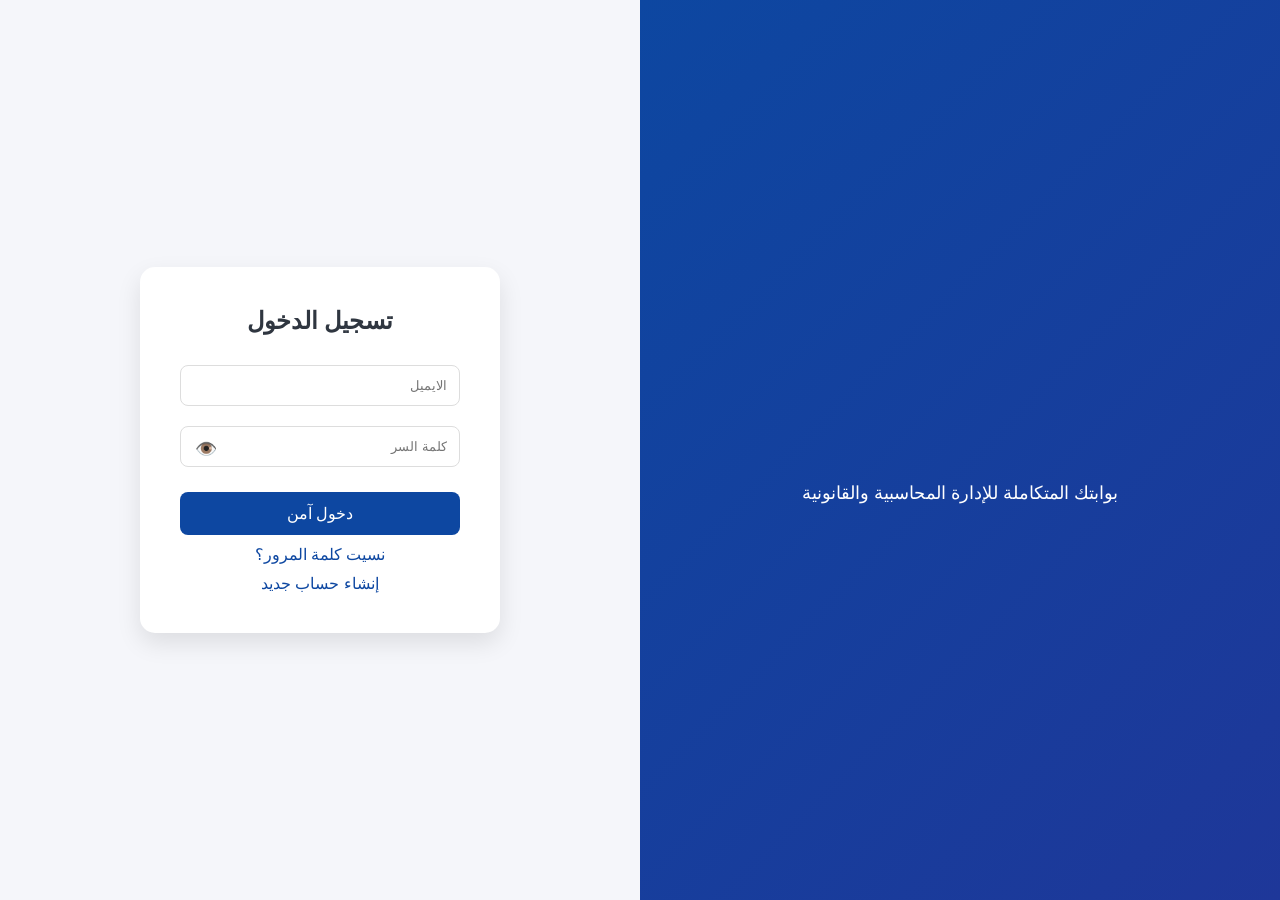
<file: index.html>
<!DOCTYPE html>
<html lang="ar" dir="rtl">
<head>
    <meta charset="UTF-8">
    <title>الوسيط الاقتصادي - Login</title>
    <link rel="stylesheet" href="css/style.css">
</head>
<body>

<div class="container">

    <!-- Left Side -->
    <div class="left">
        <div class="animated-logo">
            <span id="textAnimation">Economic Mediator</span>
        </div>
        <p class="slogan">
            بوابتك المتكاملة للإدارة المحاسبية والقانونية
        </p>
    </div>

    <!-- Right Side -->
    <div class="right">
        <div class="login-card">
            <h2>تسجيل الدخول</h2>
            <input type="text" id="email" placeholder="الايميل">

            <div class="password-box">
                <input type="password" id="password" placeholder="كلمة السر">
                <span class="eye" onclick="showPassword()">👁️</span>
            </div>

            <small id="emailError" class="error"></small>
            <small id="passError" class="error"></small>

            <button onclick="login()">دخول آمن</button>

            <a href="#">نسيت كلمة المرور؟</a>
            <a href="#">إنشاء حساب جديد</a>
        </div>
    </div>

</div>

<script src="javascript/script.js"></script>
</body>
</html>
</file>
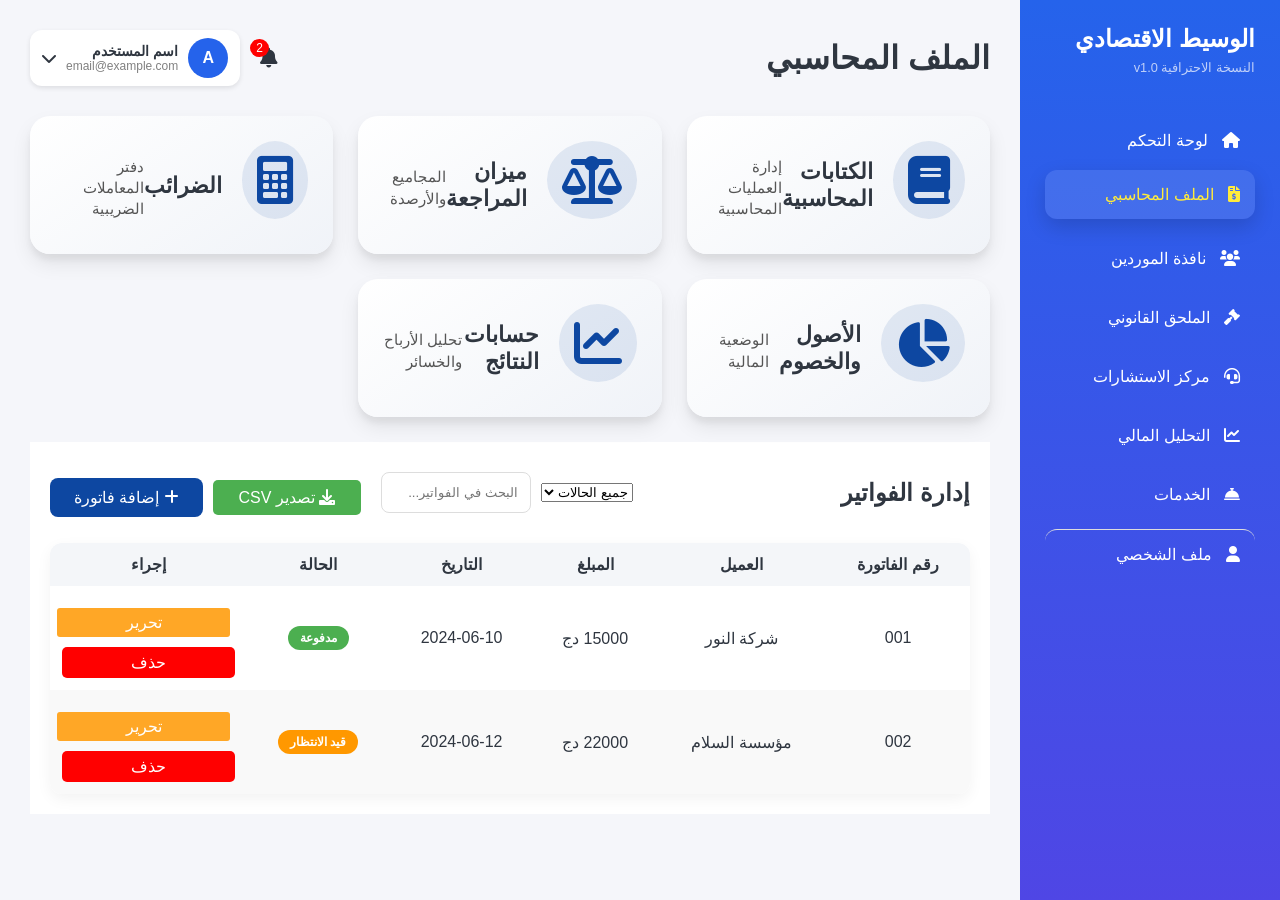
<file: accounting.html>
<!DOCTYPE html>
<html lang="ar" dir="rtl">

<head>
    <meta charset="UTF-8">
    <title>الملف المحاسبي</title>

    <link rel="stylesheet" href="css/style.css">

    <link rel="stylesheet"
        href="https://cdnjs.cloudflare.com/ajax/libs/font-awesome/6.0.0/css/all.min.css">
</head>

<body class="dashboard-body">

<div class="dashboard-container">

    <!-- Sidebar -->
    <aside class="sidebar">

        <div class="sidebar-logo">
            <h2>الوسيط الاقتصادي</h2>
            <span>النسخة الاحترافية v1.0</span>
        </div>

        <ul class="sidebar-menu">
            <li onclick="smoothNavigate('dashboard.html')"><i class="fas fa-home"></i> لوحة التحكم</li>
            <li class="active"><i class="fas fa-file-invoice-dollar"></i> الملف المحاسبي</li>
            <li onclick="smoothNavigate('suppliers.html')"><i class="fas fa-users"></i> نافذة الموردين</li>
            <li onclick="smoothNavigate('legal.html')"><i class="fas fa-gavel"></i> الملحق القانوني</li>
            <li onclick="smoothNavigate('support.html')"><i class="fas fa-headset"></i> مركز الاستشارات</li>
            <li onclick="smoothNavigate('analysis.html')">
    <i class="fas fa-chart-line"></i>
    التحليل المالي
</li>
      <li onclick="openService('services')"><i class="fas fa-concierge-bell"></i> الخدمات</li>
            <li onclick="showProfileModal()" class="sidebar-profile"><i class="fas fa-user"></i> ملف الشخصي</li>
        </ul>

    </aside>


    <!-- Main -->
    <main class="main-content">

        <header class="dashboard-header">
            <h1>الملف المحاسبي</h1>
          <div class="user-info">

    <!-- Notifications -->
    <div class="notifications" onclick="showAlerts()">
        <i class="fas fa-bell"></i>
        <span class="badge">2</span>
    </div>

    <!-- User Profile -->
    <div class="user-profile" onclick="toggleProfileMenu()">

        <div class="user-avatar">
            A
        </div>

        <div class="user-details">
            <h4 id="userName">اسم المستخدم</h4>
            <p id="userEmail">email@example.com</p>
        </div>

        <i class="fas fa-chevron-down"></i>

        <!-- Dropdown Menu -->
        <div id="profileMenu" class="profile-menu hidden">
            <p onclick="showProfileModal()"><i class="fas fa-user"></i> الملف الشخصي</p>
            <p onclick="logout()"><i class="fas fa-sign-out-alt"></i> تسجيل الخروج</p>
        </div>

    </div>

</div>

        </header>

        <!-- Alerts Box -->
        <div id="alertsBox" class="alerts-box hidden">
            <p><i class="fas fa-info-circle"></i> تذكير بدفع الفاتورة الشهرية</p>
            <p><i class="fas fa-check-circle"></i> تم تحديث التقارير المالية</p>
            <button onclick="addAlert()">إضافة إشعار</button>
        </div>

        <!-- Profile Modal -->
        <div id="profileModal" class="modal" style="display: none;">
            <div class="modal-content">
                <span class="close" onclick="closeProfileModal()">&times;</span>
                <h3>تحرير الملف الشخصي</h3>
                <label>الاسم:</label>
                <input type="text" id="profile-name" value="اسم المستخدم">
                <label>البريد الإلكتروني:</label>
                <input type="email" id="profile-email" value="email@example.com">
                <button onclick="saveProfile()">حفظ</button>
            </div>
        </div>



 <section class="accounting-cards">

    <div class="card" onclick="alert('فتح الكتابات المحاسبية')">
        <i class="fas fa-book"></i>
        <h3>الكتابات المحاسبية</h3>
        <p>إدارة العمليات المحاسبية</p>
    </div>

    <div class="card" onclick="alert('فتح ميزان المراجعة')">
        <i class="fas fa-balance-scale"></i>
        <h3>ميزان المراجعة</h3>
        <p>المجاميع والأرصدة</p>
    </div>

    <div class="card" onclick="alert('فتح الضرائب')">
        <i class="fas fa-calculator"></i>
        <h3>الضرائب</h3>
        <p>دفتر المعاملات الضريبية</p>
    </div>

    <div class="card" onclick="alert('فتح الأصول والخصوم')">
        <i class="fas fa-chart-pie"></i>
        <h3>الأصول والخصوم</h3>
        <p>الوضعية المالية</p>
    </div>

    <div class="card" onclick="alert('فتح حسابات النتائج')">
        <i class="fas fa-chart-line"></i>
        <h3>حسابات النتائج</h3>
        <p>تحليل الأرباح والخسائر</p>
    </div>

</section>
  




        <!-- Accounting Content -->
<section class="accounting-section">

    <div class="accounting-header">
        <h2>إدارة الفواتير</h2>
        <div class="header-actions">
            <select id="invoice-status-filter" onchange="filterInvoices()">
                <option value="">جميع الحالات</option>
                <option value="مدفوعة">مدفوعة</option>
                <option value="قيد الانتظار">قيد الانتظار</option>
            </select>
            <input type="text" id="invoice-search" placeholder="البحث في الفواتير..." onkeyup="filterInvoices()">
            <button class="export-btn" onclick="exportInvoicesToCSV()">
                <i class="fas fa-download"></i>
                تصدير CSV
            </button>
            <button class="add-btn" onclick="showAddInvoiceForm()">
                <i class="fas fa-plus"></i>
                إضافة فاتورة
            </button>
        </div>
    </div>

    <!-- Add Invoice Form -->
    <div id="add-invoice-form" class="add-supplier-form" style="display: none;">
        <h3>إضافة فاتورة جديدة</h3>
        <input type="text" id="invoice-client" placeholder="اسم العميل" required>
        <input type="number" id="invoice-amount" placeholder="المبلغ (دج)" required>
        <input type="date" id="invoice-date" required>
        <select id="invoice-status">
            <option value="مدفوعة">مدفوعة</option>
            <option value="قيد الانتظار">قيد الانتظار</option>
        </select>
        <button onclick="addInvoice()">إضافة</button>
        <button onclick="hideAddInvoiceForm()">إلغاء</button>
    </div>

    <table class="accounting-table table-hover">
        <thead>
            <tr>
                <th>رقم الفاتورة</th>
                <th>العميل</th>
                <th>المبلغ</th>
                <th>التاريخ</th>
                <th>الحالة</th>
                <th>إجراء</th>
            </tr>
        </thead>
        <tbody id="invoice-body">
        </tbody>
    </table>

</section>
    </main>

</div>

<script src="javascript/script.js"></script>

</body>
</file>
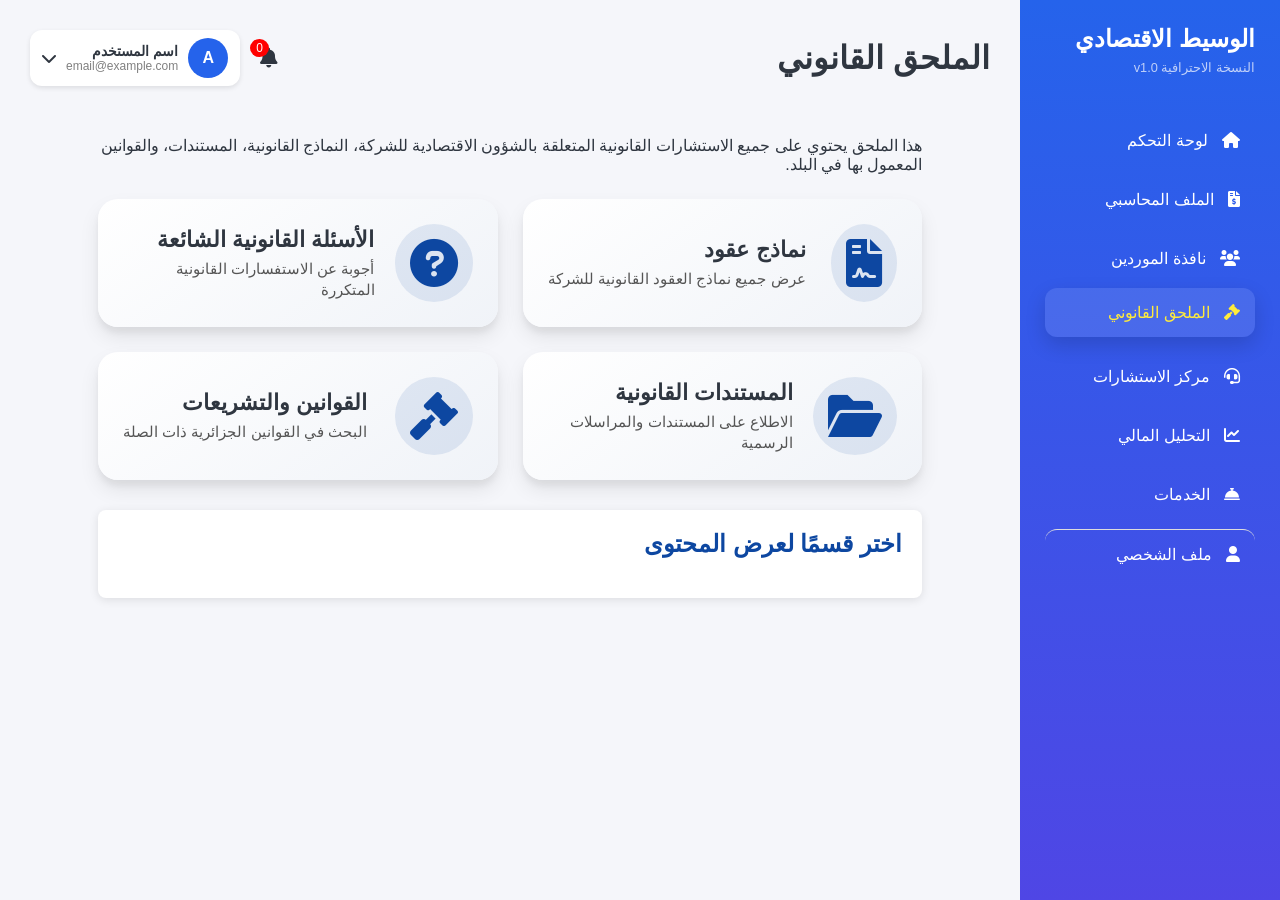
<file: legal.html>
<!DOCTYPE html>
<html lang="ar" dir="rtl">
<head>
    <meta charset="UTF-8">
    <title>الملحق القانوني</title>
    <link rel="stylesheet" href="css/style.css">
    <link rel="stylesheet" href="https://cdnjs.cloudflare.com/ajax/libs/font-awesome/6.0.0/css/all.min.css">
</head>
<body class="dashboard-body">

<div class="dashboard-container">

    <!-- Sidebar -->
    <aside class="sidebar">
        <div class="sidebar-logo">
            <h2>الوسيط الاقتصادي</h2>
            <span>النسخة الاحترافية v1.0</span>
        </div>
        <ul class="sidebar-menu">
            <li onclick="smoothNavigate('dashboard.html')"><i class="fas fa-home"></i> لوحة التحكم</li>
            <li onclick="smoothNavigate('accounting.html')"><i class="fas fa-file-invoice-dollar"></i> الملف المحاسبي</li>
            <li onclick="smoothNavigate('suppliers.html')"><i class="fas fa-users"></i> نافذة الموردين</li>
            <li class="active"><i class="fas fa-gavel"></i> الملحق القانوني</li>
            <li onclick="smoothNavigate('support.html')"><i class="fas fa-headset"></i> مركز الاستشارات</li>
            <li onclick="smoothNavigate('analysis.html')">
    <i class="fas fa-chart-line"></i>
    التحليل المالي
</li>
      <li onclick="openService('services')"><i class="fas fa-concierge-bell"></i> الخدمات</li>
            <li onclick="showProfileModal()" class="sidebar-profile"><i class="fas fa-user"></i> ملف الشخصي</li>
        </ul>
    </aside>

    <!-- Main Content -->
    <main class="main-content">
        <header class="dashboard-header">
            <h1>الملحق القانوني</h1>
          <div class="user-info">

    <!-- Notifications -->
    <div class="notifications" onclick="showAlerts()">
        <i class="fas fa-bell"></i>
        <span class="badge">1</span>
    </div>

    <!-- User Profile -->
    <div class="user-profile" onclick="toggleProfileMenu()">

        <div class="user-avatar">
            A
        </div>

        <div class="user-details">
            <h4 id="userName">اسم المستخدم</h4>
            <p id="userEmail">email@example.com</p>
        </div>

        <i class="fas fa-chevron-down"></i>

        <!-- Dropdown Menu -->
        <div id="profileMenu" class="profile-menu hidden">
            <p onclick="showProfileModal()"><i class="fas fa-user"></i> الملف الشخصي</p>
            <p onclick="logout()"><i class="fas fa-sign-out-alt"></i> تسجيل الخروج</p>
        </div>

    </div>

</div>

        </header>

        <!-- Alerts Box -->
        <div id="alertsBox" class="alerts-box hidden">
            <p><i class="fas fa-info-circle"></i> تذكير بتجديد التراخيص القانونية</p>
            <button onclick="addAlert()">إضافة إشعار</button>
        </div>

        <!-- Profile Modal -->
        <div id="profileModal" class="modal" style="display: none;">
            <div class="modal-content">
                <span class="close" onclick="closeProfileModal()">&times;</span>
                <h3>تحرير الملف الشخصي</h3>
                <label>الاسم:</label>
                <input type="text" id="profile-name" value="اسم المستخدم">
                <label>البريد الإلكتروني:</label>
                <input type="email" id="profile-email" value="email@example.com">
                <button onclick="saveProfile()">حفظ</button>
            </div>
        </div>

    <section class="legal-content">
        <p>
            هذا الملحق يحتوي على جميع الاستشارات القانونية المتعلقة بالشؤون الاقتصادية للشركة،
            النماذج القانونية، المستندات، والقوانين المعمول بها في البلد.
        </p>

        <div class="legal-widgets">

                <div class="widget-card" onclick="showContracts()">
                    <div class="widget-icon"><i class="fas fa-file-contract"></i></div>
                    <div class="widget-data">
                        <h3>نماذج عقود</h3>
                        <p>عرض جميع نماذج العقود القانونية للشركة</p>
                    </div>
                </div>

                <div class="widget-card" onclick="showFAQ()">
                    <div class="widget-icon"><i class="fas fa-question-circle"></i></div>
                    <div class="widget-data">
                        <h3>الأسئلة القانونية الشائعة</h3>
                        <p>أجوبة عن الاستفسارات القانونية المتكررة</p>
                    </div>
                </div>

                <div class="widget-card" onclick="showDocuments()">
                    <div class="widget-icon"><i class="fas fa-folder-open"></i></div>
                    <div class="widget-data">
                        <h3>المستندات القانونية</h3>
                        <p>الاطلاع على المستندات والمراسلات الرسمية</p>
                    </div>
                </div>

                <div class="widget-card" onclick="showLaws()">
                    <div class="widget-icon"><i class="fas fa-gavel"></i></div>
                    <div class="widget-data">
                        <h3>القوانين والتشريعات</h3>
                        <p>البحث في القوانين الجزائرية ذات الصلة</p>
                    </div>
                </div>

            </div>

            <!-- Dynamic Content -->
            <div id="dynamic-content" class="dynamic-content">
                <h2>اختر قسمًا لعرض المحتوى</h2>
            </div>

<script src="javascript/script.js"></script>
</html>
</file>
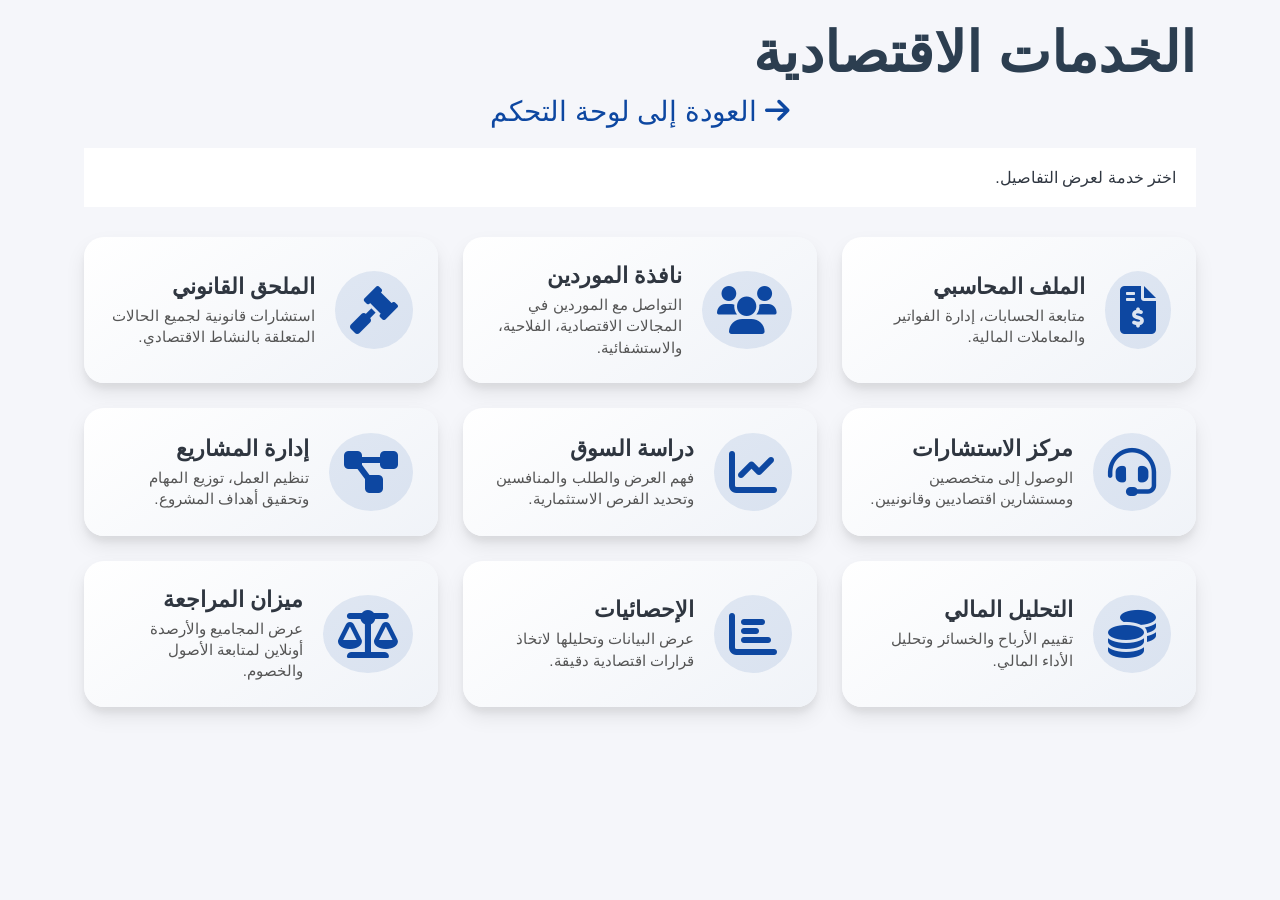
<file: service.html>
<!DOCTYPE html>
<html lang="ar" dir="rtl">
<head>
    <meta charset="UTF-8">
    <title>الخدمات - الوسيط الاقتصادي</title>
    <link rel="stylesheet" href="css/style.css">
    <link rel="stylesheet"
    href="https://cdnjs.cloudflare.com/ajax/libs/font-awesome/6.0.0/css/all.min.css">
</head>

<body class="dashboard-body">

<div class="service-container">

    <!-- Header -->
    <header class="service-header">
        <h1 id="serviceTitle">الخدمات الاقتصادية</h1>
        <a href="dashboard.html" class="back-btn">
            <i class="fas fa-arrow-right"></i>
            العودة إلى لوحة التحكم
        </a>
    </header>

    <!-- Description -->
    <div class="service-description">
        <p id="serviceDescription">
            اختر خدمة لعرض التفاصيل
        </p>
    </div>

    <!-- Services -->
    <section class="widgets">

        <!-- الملف المحاسبي -->
        <div class="widget-card" onclick="openService('accounting')">
            <div class="widget-icon"><i class="fas fa-file-invoice-dollar"></i></div>
            <div class="widget-data">
                <h3>الملف المحاسبي</h3>
                <p>متابعة الحسابات، إدارة الفواتير والمعاملات المالية.</p>
            </div>
        </div>

        <!-- الموردين -->
        <div class="widget-card" onclick="openService('suppliers')">
            <div class="widget-icon"><i class="fas fa-users"></i></div>
            <div class="widget-data">
                <h3>نافذة الموردين</h3>
                <p>التواصل مع الموردين في المجالات الاقتصادية، الفلاحية، والاستشفائية.</p>
            </div>
        </div>

        <!-- الملحق القانوني -->
        <div class="widget-card" onclick="openService('legal')">
            <div class="widget-icon"><i class="fas fa-gavel"></i></div>
            <div class="widget-data">
                <h3>الملحق القانوني</h3>
                <p>استشارات قانونية لجميع الحالات المتعلقة بالنشاط الاقتصادي.</p>
            </div>
        </div>

        <!-- مركز الاستشارات -->
        <div class="widget-card" onclick="openService('support')">
            <div class="widget-icon"><i class="fas fa-headset"></i></div>
            <div class="widget-data">
                <h3>مركز الاستشارات</h3>
                <p>الوصول إلى متخصصين ومستشارين اقتصاديين وقانونيين.</p>
            </div>
        </div>

        <!-- دراسة السوق -->
        <div class="widget-card" onclick="openService('market')">
            <div class="widget-icon"><i class="fas fa-chart-line"></i></div>
            <div class="widget-data">
                <h3>دراسة السوق</h3>
                <p>فهم العرض والطلب والمنافسين وتحديد الفرص الاستثمارية.</p>
            </div>
        </div>

        <!-- إدارة المشاريع -->
        <div class="widget-card" onclick="openService('project')">
            <div class="widget-icon"><i class="fas fa-project-diagram"></i></div>
            <div class="widget-data">
                <h3>إدارة المشاريع</h3>
                <p>تنظيم العمل، توزيع المهام وتحقيق أهداف المشروع.</p>
            </div>
        </div>

        <!-- التحليل المالي -->
        <div class="widget-card" onclick="openService('finance')">
            <div class="widget-icon"><i class="fas fa-coins"></i></div>
            <div class="widget-data">
                <h3>التحليل المالي</h3>
                <p>تقييم الأرباح والخسائر وتحليل الأداء المالي.</p>
            </div>
        </div>

        <!-- الإحصائيات -->
        <div class="widget-card" onclick="openService('stats')">
            <div class="widget-icon"><i class="fas fa-chart-bar"></i></div>
            <div class="widget-data">
                <h3>الإحصائيات</h3>
                <p>عرض البيانات وتحليلها لاتخاذ قرارات اقتصادية دقيقة.</p>
            </div>
        </div>

        <!-- الميزان والمراجعة -->
        <div class="widget-card" onclick="openService('balance')">
            <div class="widget-icon"><i class="fas fa-balance-scale"></i></div>
            <div class="widget-data">
                <h3>ميزان المراجعة</h3>
                <p>عرض المجاميع والأرصدة أونلاين لمتابعة الأصول والخصوم.</p>
            </div>
        </div>

    </section>

</div>

<script src="javascript/script.js"></script>

<script>
let service = localStorage.getItem("service");
let title = document.getElementById("serviceTitle");
let desc = document.getElementById("serviceDescription");

switch(service) {
    case "accounting":
        title.innerText = "الملف المحاسبي";
        desc.innerText = "متابعة الحسابات، إدارة الفواتير والمعاملات المالية للشركة.";
        break;
    case "suppliers":
        title.innerText = "نافذة الموردين";
        desc.innerText = "التواصل مع الموردين والشركات في مختلف المجالات الاقتصادية، الفلاحية والاستشفائية.";
        break;
    case "legal":
        title.innerText = "الملحق القانوني";
        desc.innerText = "تقديم استشارات قانونية متخصصة لجميع الحالات الاقتصادية.";
        break;
    case "support":
        title.innerText = "مركز الاستشارات";
        desc.innerText = "الوصول إلى متخصصين ومستشارين اقتصاديين وقانونيين لتقديم الدعم.";
        break;
    case "market":
        title.innerText = "دراسة السوق";
        desc.innerText = "تحليل السوق، العرض والطلب والمنافسين لتحديد الفرص الاستثمارية.";
        break;
    case "project":
        title.innerText = "إدارة المشاريع";
        desc.innerText = "تنظيم المشاريع، توزيع المهام وتحقيق أهداف المشروع بنجاح.";
        break;
    case "finance":
        title.innerText = "التحليل المالي";
        desc.innerText = "تقييم الأرباح والخسائر وتحليل الأداء المالي للمشاريع.";
        break;
    case "stats":
        title.innerText = "الإحصائيات";
        desc.innerText = "عرض البيانات والأرقام لتحليل القرارات الاقتصادية بدقة.";
        break;
    case "balance":
        title.innerText = "ميزان المراجعة";
        desc.innerText = "عرض المجاميع والأرصدة أونلاين لمتابعة الأصول والخصوم وحساب النتائج.";
        break;
    default:
        title.innerText = "الخدمات الاقتصادية";
        desc.innerText = "اختر خدمة لعرض التفاصيل.";
}
</script>

</body>
</html>
</file>
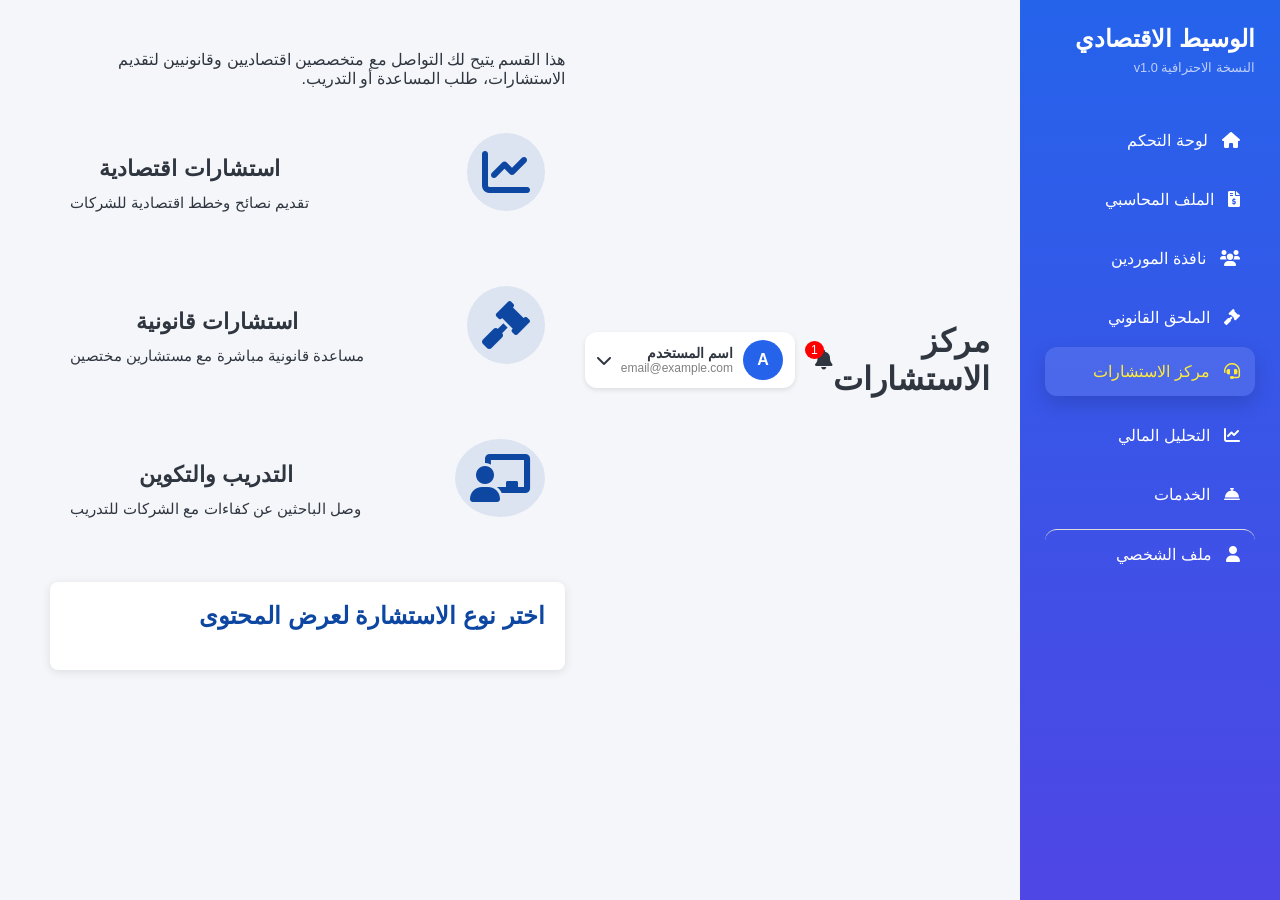
<file: support.html>
<!DOCTYPE html>
<html lang="ar" dir="rtl">
<head>
    <meta charset="UTF-8">
    <title>مركز الاستشارات</title>
    <link rel="stylesheet" href="css/style.css">
    <link rel="stylesheet" href="https://cdnjs.cloudflare.com/ajax/libs/font-awesome/6.0.0/css/all.min.css">
</head>
<body class="dashboard-body">

<div class="dashboard-container">

    <!-- Sidebar -->
    <aside class="sidebar">
        <div class="sidebar-logo">
            <h2>الوسيط الاقتصادي</h2>
            <span>النسخة الاحترافية v1.0</span>
        </div>
        <ul class="sidebar-menu">
            <li onclick="smoothNavigate('dashboard.html')"><i class="fas fa-home"></i> لوحة التحكم</li>
            <li onclick="smoothNavigate('accounting.html')"><i class="fas fa-file-invoice-dollar"></i> الملف المحاسبي</li>
            <li onclick="smoothNavigate('suppliers.html')"><i class="fas fa-users"></i> نافذة الموردين</li>
            <li onclick="smoothNavigate('legal.html')"><i class="fas fa-gavel"></i> الملحق القانوني</li>
            <li class="active"><i class="fas fa-headset"></i> مركز الاستشارات</li>
            <li onclick="smoothNavigate('analysis.html')">
    <i class="fas fa-chart-line"></i>
    التحليل المالي
</li>
      <li onclick="openService('services')"><i class="fas fa-concierge-bell"></i> الخدمات</li>
            <li onclick="showProfileModal()" class="sidebar-profile"><i class="fas fa-user"></i> ملف الشخصي</li>
        </ul>
    </aside>

    <!-- Main Content -->
    <main class="main-content">
        <header class="dashboard-header">
            <h1>مركز الاستشارات</h1>
          <div class="user-info">

    <!-- Notifications -->
    <div class="notifications" onclick="showAlerts()">
        <i class="fas fa-bell"></i>
        <span class="badge">1</span>
    </div>

    <!-- User Profile -->
    <div class="user-profile" onclick="toggleProfileMenu()">

        <div class="user-avatar">
            A
        </div>

        <div class="user-details">
            <h4 id="userName">اسم المستخدم</h4>
            <p id="userEmail">email@example.com</p>
        </div>

        <i class="fas fa-chevron-down"></i>

        <!-- Dropdown Menu -->
        <div id="profileMenu" class="profile-menu hidden">
            <p onclick="showProfileModal()"><i class="fas fa-user"></i> الملف الشخصي</p>
            <p onclick="logout()"><i class="fas fa-sign-out-alt"></i> تسجيل الخروج</p>
        </div>

    </div>

</div>

        <!-- Alerts Box -->
        <div id="alertsBox" class="alerts-box hidden">
            <p><i class="fas fa-info-circle"></i> تذكير بتجديد التراخيص القانونية</p>
            <button onclick="addAlert()">إضافة إشعار</button>
        </div>

        <!-- Profile Modal -->
        <div id="profileModal" class="modal" style="display: none;">
            <div class="modal-content">
                <span class="close" onclick="closeProfileModal()">&times;</span>
                <h3>تحرير الملف الشخصي</h3>
                <label>الاسم:</label>
                <input type="text" id="profile-name" value="اسم المستخدم">
                <label>البريد الإلكتروني:</label>
                <input type="email" id="profile-email" value="email@example.com">
                <button onclick="saveProfile()">حفظ</button>
            </div>
        </div>

    <section class="support-content">
        <p>
            هذا القسم يتيح لك التواصل مع متخصصين اقتصاديين وقانونيين لتقديم الاستشارات،
            طلب المساعدة أو التدريب.
        </p>

        <div class="support-widgets">

            <div class="widget-card" onclick="showEconomicConsulting()">
                <div class="widget-icon"><i class="fas fa-chart-line"></i></div>
                <div class="widget-data">
                    <h3>استشارات اقتصادية</h3>
                    <p>تقديم نصائح وخطط اقتصادية للشركات</p>
                </div>
            </div>

            <div class="widget-card" onclick="showLegalSupport()">
                <div class="widget-icon"><i class="fas fa-gavel"></i></div>
                <div class="widget-data">
                    <h3>استشارات قانونية</h3>
                    <p>مساعدة قانونية مباشرة مع مستشارين مختصين</p>
                </div>
            </div>

            <div class="widget-card" onclick="showTraining()">
                <div class="widget-icon"><i class="fas fa-chalkboard-teacher"></i></div>
                <div class="widget-data">
                    <h3>التدريب والتكوين</h3>
                    <p>وصل الباحثين عن كفاءات مع الشركات للتدريب</p>
                </div>
            </div>

        </div>

        <!-- Dynamic Content -->
        <div id="support-content" class="dynamic-content">
            <h2>اختر نوع الاستشارة لعرض المحتوى</h2>
        </div>
    </section>

</main>

</div>

<script src="javascript/script.js"></script>
</body>
</html>
</file>
<file: css/style.css>
/* ==========================
   VARIABLES & RESET
========================== */
:root {
    --primary: #0d47a1;
    --secondary: #1e3799;
    --bg: #f5f6fa;
    --white: #ffffff;
    --text: #2f3640;
}

* {
    box-sizing: border-box;
    margin: 0;
    padding: 0;
}

body {
    font-family: 'Segoe UI', Tahoma, Geneva, Verdana, sans-serif;
    background: var(--bg);
    color: var(--text);
    overflow-x: hidden;
}

/* ==========================
   LOGIN PAGE
========================== */
.container { display: flex; height: 100vh; }

.left {
    width: 50%;
    background: linear-gradient(135deg, var(--primary), var(--secondary));
    color: white;
    display: flex;
    flex-direction: column;
    justify-content: center;
    align-items: center;
    animation: slideLeft 1s ease;
}

.animated-logo {
    font-size: 40px;
    font-weight: bold;
    height: 50px;
    overflow: hidden;
    margin-bottom: 15px;
    text-align: center;
}

.animated-logo span {
    display: inline-block;
    opacity: 0;
    transition: opacity 0.5s ease-in-out;
}

.slogan { margin-top: 20px; font-size: 18px; text-align: center; width: 70%; }

.right {
    width: 50%;
    display: flex;
    justify-content: center;
    align-items: center;
    animation: slideRight 1s ease;
}

.login-card {
    background: var(--white);
    padding: 40px;
    width: 360px;
    border-radius: 15px;
    box-shadow: 0 10px 25px rgba(0,0,0,0.1);
    animation: fadeIn 1.5s ease;
}

.login-card h2 { text-align: center; margin-bottom: 20px; }

input {
    width: 100%;
    padding: 12px;
    margin: 10px 0;
    border: 1px solid #ddd;
    border-radius: 8px;
    transition: 0.3s;
}

input:focus {
    border-color: var(--primary);
    outline: none;
    box-shadow: 0 0 8px rgba(13,71,161,0.2);
}

input[type="text"]:hover,
input[type="password"]:hover {
    border-color: var(--primary);
    box-shadow: 0 0 5px rgba(13,71,161,0.5);
    transform: scale(1.02);
}

.password-box { position: relative; }

.eye {
    position: absolute;
    left: 15px;
    top: 22px;
    cursor: pointer;
    font-size: 18px;
    transition: transform 0.2s;
}

.eye:hover { transform: scale(1.2); }

button {
    width: 100%;
    padding: 12px;
    background: var(--primary);
    color: white;
    border: none;
    border-radius: 8px;
    cursor: pointer;
    font-size: 16px;
    margin-top: 10px;
    transition: all 0.3s ease;
}

button:hover {
    transform: scale(1.05);
    background: var(--secondary);
}

a {
    display: block;
    margin-top: 10px;
    text-align: center;
    text-decoration: none;
    color: var(--primary);
}

.error {
    color: #e74c3c;
    font-size: 13px;
    margin-top: 5px;
    display: block;
}

/* ==========================
   ANIMATIONS
========================== */
@keyframes slideLeft { from { transform: translateX(-100%); opacity: 0; } to { transform: translateX(0); opacity:1; } }
@keyframes slideRight { from { transform: translateX(100%); opacity: 0; } to { transform: translateX(0); opacity:1; } }
@keyframes fadeIn { from { opacity:0; transform: translateY(30px); } to { opacity:1; transform:translateY(0); } }

/* ==========================
   DASHBOARD & SIDEBAR
========================== */
.dashboard-container { display: flex; min-height: 100vh; }

/* Sidebar */
.sidebar {
    width: 260px;
    background: linear-gradient(180deg,#2563eb,#4f46e5);
    color: white;
    padding: 25px;
    box-shadow: var(--shadow);
    border-radius: var(--radius);
    transition: var(--transition);
}

.sidebar-logo h2 { margin-bottom: 5px; font-size: 1.5rem; }
.sidebar-logo span { font-size: 0.8rem; color: rgba(255,255,255,0.7); }

.sidebar-menu {
    list-style: none;
    padding: 0;
    margin-top: 40px;
}

.sidebar-menu li {
    padding: 15px;
    margin-bottom: 10px;
    cursor: pointer;
    border-radius: 12px;
    transition: all 0.3s ease; /* إضافة transition للعناصر */
    background: transparent;
    box-shadow: 0 0 0 rgba(0,0,0,0); /* بداية بدون ظل */
}

.sidebar-menu li:hover,
.sidebar-menu li.active {
    background: rgba(255,255,255,0.1);
    color: #ffeb3b;
    transform: translateY(-5px); /* نفس تأثير الرفع */
    box-shadow: 0 8px 20px rgba(0,0,0,0.15); /* نفس تأثير الظل على البطاقات */
}

.sidebar-menu li i { margin-left: 10px; }

/* Main Content */
.main-content {
    flex: 1;
    padding: 30px;
    background: var(--bg-light);
    transition: var(--transition);
}

body.dark-mode .main-content {
    background: var(--bg-dark);
}

/* Dashboard Header */
.dashboard-header {
    display: flex;
    justify-content: space-between;
    align-items: center;
    margin-bottom: 30px;
}

.user-info {
    display: flex;
    align-items: center;
    gap: 20px;
}

.user-info span { cursor: pointer; }

.notifications {
    position: relative;
    font-size: 20px;
    cursor: pointer;
}

.badge {
    position: absolute;
    top: -8px;
    left: -10px;
    background: red;
    color: white;
    border-radius: 50%;
    font-size: 12px;
    padding: 2px 6px;
}

.user-profile {
    display: flex;
    align-items: center;
    background: white;
    padding: 8px 12px;
    border-radius: 12px;
    cursor: pointer;
    position: relative;
    box-shadow: 0 2px 5px rgba(0,0,0,0.1);
    gap: 10px;
    transition: var(--transition);
}

.user-profile:hover { transform: translateY(-2px); }

.user-avatar {
    width: 40px;
    height: 40px;
    background: #2563eb;
    color: white;
    border-radius: 50%;
    display: flex;
    align-items: center;
    justify-content: center;
    font-weight: bold;
}

.user-details h4 { margin: 0; font-size: 14px; }
.user-details p { margin: 0; font-size: 12px; color: gray; }

.profile-menu {
    position: absolute;
    top: 60px;
    left: 0;
    background: white;
    width: 160px;
    border-radius: 12px;
    box-shadow: 0 5px 15px rgba(0,0,0,0.1);
    padding: 10px;
    transition: var(--transition);
}

.profile-menu p { margin: 0; padding: 8px; cursor: pointer; }
.profile-menu p:hover { background: #f1f1f1; }
.hidden { display: none; }

/* ==========================
   WIDGETS & CARDS
========================== */
/* ==========================
   DASHBOARD WIDGETS & CARDS - MODERN
========================== */
.widgets, .legal-widgets, .support-widgets,
.accounting-cards, .analysis-cards {
    display: grid;
    grid-template-columns: repeat(auto-fit, minmax(280px, 1fr));
    gap: 25px;
    margin: 25px 0;
}

.widget-card, .card {
    background: linear-gradient(145deg, #ffffff, #f0f3f8);
    padding: 25px;
    border-radius: 20px;
    display: flex;
    align-items: center;
    justify-content: space-between;
    box-shadow: 0 10px 20px rgba(0,0,0,0.08), 0 6px 6px rgba(0,0,0,0.05);
    transition: all 0.4s cubic-bezier(.25,.8,.25,1);
    cursor: pointer;
}

.card i {
    font-size: 40px;
    color: var(--primary);
    margin-bottom: 10px;
}

.card:hover {
    transform: translateY(-5px);
    box-shadow: 0 15px 30px rgba(0,0,0,0.12), 0 10px 10px rgba(0,0,0,0.08);
}

.widget-card:hover, .card:hover {
    transform: translateY(-10px) scale(1.03);
    box-shadow: 0 20px 40px rgba(0,0,0,0.15), 0 10px 10px rgba(0,0,0,0.08);
}

.widget-icon, .card i {
    font-size: 3rem;
    color: var(--primary);
    margin-left: 20px;
    background: rgba(13,71,161,0.1);
    padding: 15px;
    border-radius: 50%;
    display: flex;
    align-items: center;
    justify-content: center;
    transition: background 0.3s, transform 0.3s;
}

.widget-card:hover .widget-icon, .card:hover i {
    background: var(--primary);
    color: var(--white);
    transform: scale(1.2) rotate(10deg);
}

.widget-data h3, .card h3 {
    margin: 0;
    font-size: 1.4rem;
    font-weight: 600;
    color: var(--text);
}

.widget-data p, .card p {
    margin: 5px 0 0 0;
    font-size: 0.95rem;
    color: #555;
    line-height: 1.4;
}

/* Optional subtle hover glow */
.widget-card::after, .card::after {
    content: '';
    position: absolute;
    top: 0;
    left: 0;
    width: 100%;
    height: 100%;
    border-radius: 20px;
    box-shadow: 0 0 30px rgba(13,71,161,0.05);
    opacity: 0;
    transition: opacity 0.4s;
    pointer-events: none;
}

.widget-card:hover::after, .card:hover::after {
    opacity: 1;
}

/* ==========================
   TABLES
========================== */
.accounting-section, .suppliers-section {
    background: white;
    padding: 20px;
    border-radius: var(--radius);
    margin-top: 20px;
    transition: var(--transition);
}

.accounting-header, .suppliers-header {
    display: flex;
    justify-content: space-between;
    align-items: center;
    margin-bottom: 20px;
}

.add-btn { background: var(--primary); color: white; border: none; padding: 10px 15px; border-radius: 8px; cursor: pointer; transition: var(--transition);}
.add-btn:hover { background: var(--secondary); }

.accounting-table, .suppliers-table { width: 100%; border-collapse: collapse; }
.accounting-table th, .accounting-table td,
.suppliers-table th, .suppliers-table td {
    padding: 12px;
    border-bottom: 1px solid var(--border);
    text-align: center;
}
.accounting-table th, .suppliers-table th { background: #f4f6f9; }
.paid { color: green; font-weight: bold; }
.pending { color: orange; font-weight: bold; }
.delete-btn { background: red; color: white; border: none; padding: 6px 10px; cursor: pointer; border-radius: 5px; transition: var(--transition);}
.delete-btn:hover { opacity: 0.8; }

/* ==========================
   SERVICE, LEGAL & SUPPORT
========================== */
.service-container, .legal-content, .support-content { width: 90%; margin: auto; padding: 20px; transition: var(--transition);}
.service-header, .legal-container h1, .support-container h1 { font-size: 28px; color: #2c3e50; margin-bottom: 20px; }
.service-description { background: white; padding: 20px; border-radius: var(--radius); margin-bottom: 30px; }

.support-widgets {
    display: grid;
    grid-template-columns: repeat(auto-fit, minmax(300px, 1fr));
    gap: 20px;
    margin-bottom: 30px;
}

.support-widgets .widget-card {
    background: var(--card-bg);
    border-radius: 10px;
    padding: 20px;
    text-align: center;
    box-shadow: var(--shadow);
    transition: transform 0.3s ease;
    cursor: pointer;
}

.support-widgets .widget-card:hover {
    transform: translateY(-5px);
}

.support-widgets .widget-icon {
    font-size: 3rem;
    color: var(--primary);
    margin-bottom: 15px;
}

.support-widgets .widget-data h3 {
    margin: 10px 0;
    color: var(--text);
}

.support-widgets .widget-data p {
    color: var(--text-secondary);
}

/* ==========================
   ALERTS
========================== */
.alerts-box {
    background: #fff3cd;
    color: #856404;
    padding: 15px;
    border-radius: var(--radius);
    margin-bottom: 20px;
}

/* ==========================
   ANIMATIONS
========================== */
@keyframes slideLeft { from { transform: translateX(-100%); opacity: 0; } to { transform: translateX(0); opacity:1; } }
@keyframes slideRight { from { transform: translateX(100%); opacity: 0; } to { transform: translateX(0); opacity:1; } }
@keyframes fadeIn { from { opacity:0; transform: translateY(30px); } to { opacity:1; transform:translateY(0); } }
@keyframes slideInLeft { from { transform: translateX(100%); opacity: 0; } to { transform: translateX(0); opacity: 1; } }
.status {
    padding: 5px 12px;
    border-radius: 12px;
    font-size: 12px;
    font-weight: bold;
    display: inline-block;
    text-align: center;
}
.status.paid { background: #4caf50; color: white; }
.status.pending { background: #ff9800; color: white; }
.status.overdue { background: #f44336; color: white; }
.accounting-table {
    width: 100%;
    border-collapse: collapse;
    border-radius: 12px;
    overflow: hidden;
    box-shadow: 0 5px 15px rgba(0,0,0,0.05);
}

.accounting-table thead th {
    background: #f4f6f9;
    font-weight: 600;
    text-align: center;
    padding: 12px;
}

.accounting-table tbody tr {
    background: #ffffff;
    transition: all 0.3s ease;
}
.accounting-table tbody tr:nth-child(even) {
    background: #f9f9f9;
}
.accounting-table tbody tr:hover {
    background: #e8f0fe;
    transform: translateY(-2px);
    box-shadow: 0 8px 20px rgba(0,0,0,0.05);
}

.accounting-table td {
    text-align: center;
    padding: 12px;
}
.action-btn {
    background: #e74c3c;
    color: white;
    border: none;
    padding: 8px 10px;
    border-radius: 6px;
    cursor: pointer;
    transition: 0.3s;
}
.action-btn:hover {
    opacity: 0.8;
    transform: scale(1.05);
}

.supplier-card {
    display: flex;
    align-items: center;
    background: white;
    padding: 20px;
    border-radius: 10px;
    margin-bottom: 20px;
    box-shadow: 0 0 10px #ddd;
}

.supplier-image img {
    width: 80px;
    height: 80px;
    border-radius: 50%;
    margin-left: 20px;
}

.supplier-info {
    flex: 1;
}

.supplier-actions .view-btn {
    background: #0d47a1;
    color: white;
    border: none;
    padding: 10px;
    border-radius: 5px;
    cursor: pointer;
}

/* Add Supplier Form */
.add-supplier-form {
    background: var(--white);
    padding: 20px;
    border-radius: 8px;
    box-shadow: 0 2px 10px rgba(0,0,0,0.1);
    margin-bottom: 20px;
}

.add-supplier-form h3 {
    margin-bottom: 15px;
    color: var(--primary);
}

.add-supplier-form input {
    display: block;
    width: 100%;
    padding: 10px;
    margin-bottom: 10px;
    border: 1px solid #ddd;
    border-radius: 5px;
    font-size: 14px;
}

.add-supplier-form button {
    padding: 10px 15px;
    margin-right: 10px;
    border: none;
    border-radius: 5px;
    cursor: pointer;
}

.add-supplier-form button:first-of-type {
    background: var(--primary);
    color: white;
}

.add-supplier-form button:last-of-type {
    background: #ccc;
}

/* Modal Styles */
.modal {
    position: fixed;
    z-index: 1000;
    left: 0;
    top: 0;
    width: 100%;
    height: 100%;
    background-color: rgba(0,0,0,0.5);
    display: flex;
    justify-content: center;
    align-items: center;
}

.modal-content {
    background: var(--white);
    padding: 20px;
    border-radius: 8px;
    width: 90%;
    max-width: 500px;
    position: relative;
}

.close {
    position: absolute;
    top: 10px;
    right: 15px;
    font-size: 28px;
    cursor: pointer;
}

/* Dynamic Content */
.dynamic-content {
    margin-top: 30px;
    padding: 20px;
    background: var(--white);
    border-radius: 8px;
    box-shadow: 0 2px 10px rgba(0,0,0,0.1);
}

.dynamic-content h2 {
    color: var(--primary);
    margin-bottom: 20px;
}

.dynamic-content ul {
    list-style: none;
    padding: 0;
}

.dynamic-content li {
    padding: 10px 0;
    border-bottom: 1px solid #eee;
}

.dynamic-content li:last-child {
    border-bottom: none;
}

/* FAQ Styles */
.faq-list {
    margin-top: 20px;
}

.faq-list details {
    margin-bottom: 10px;
    border: 1px solid #ddd;
    border-radius: 5px;
    padding: 10px;
}

.faq-list summary {
    cursor: pointer;
    font-weight: bold;
    color: var(--primary);
}

.faq-list p {
    margin-top: 10px;
    color: #555;
}

/* Analysis Styles */
.analysis-cards {
    display: grid;
    grid-template-columns: repeat(auto-fit, minmax(250px, 1fr));
    gap: 20px;
    margin-bottom: 30px;
}

.analysis-cards .card {
    background: var(--card-bg);
    border-radius: 10px;
    padding: 20px;
    text-align: center;
    box-shadow: var(--shadow);
    transition: transform 0.3s ease;
    cursor: pointer;
}

.analysis-cards .card:hover {
    transform: translateY(-5px);
}

.analysis-cards .card i {
    font-size: 2rem;
    color: var(--primary);
    margin-bottom: 10px;
}

.analysis-cards .card h3 {
    margin: 10px 0;
    color: var(--text);
}

.analysis-cards .card p {
    color: var(--text-secondary);
}

.analysis-table {
    width: 100%;
    border-collapse: collapse;
    margin-top: 20px;
}

.analysis-table th, .analysis-table td {
    border: 1px solid #ddd;
    padding: 10px;
    text-align: center;
}

.analysis-table th {
    background: var(--primary);
    color: white;
}

.kpi-cards {
    display: flex;
    gap: 20px;
    flex-wrap: wrap;
}

.kpi-card {
    background: var(--card-bg);
    border-radius: 10px;
    padding: 20px;
    text-align: center;
    box-shadow: var(--shadow);
    flex: 1;
    min-width: 150px;
}

.kpi-card h4 {
    margin-bottom: 10px;
    color: var(--text);
}

.sidebar-profile {
    margin-top: auto;
    border-top: 1px solid #ddd;
    padding-top: 10px;
}

/* Edit Button */
.edit-btn {
    background: #ffa726;
    color: white;
    border: none;
    padding: 5px 10px;
    border-radius: 3px;
    cursor: pointer;
    margin-right: 5px;
}

.edit-btn:hover {
    background: #fb8c00;
}

/* Header Actions */
.header-actions {
    display: flex;
    align-items: center;
    gap: 10px;
}

#search-input {
    padding: 8px;
    border: 1px solid #ddd;
    border-radius: 5px;
    width: 200px;
}

#status-filter {
    padding: 8px;
    border: 1px solid #ddd;
    border-radius: 5px;
}

.export-btn {
    background: #4caf50;
    color: white;
    border: none;
    padding: 8px 12px;
    border-radius: 5px;
    cursor: pointer;
    margin-right: 10px;
}

.export-btn:hover {
    background: #45a049;
}

/* Chart Section */
.chart-section {
    margin-top: 30px;
    background: var(--white);
    padding: 20px;
    border-radius: 8px;
    box-shadow: 0 2px 10px rgba(0,0,0,0.1);
}

.chart-section h2 {
    margin-bottom: 20px;
    color: var(--primary);
}
</file>
